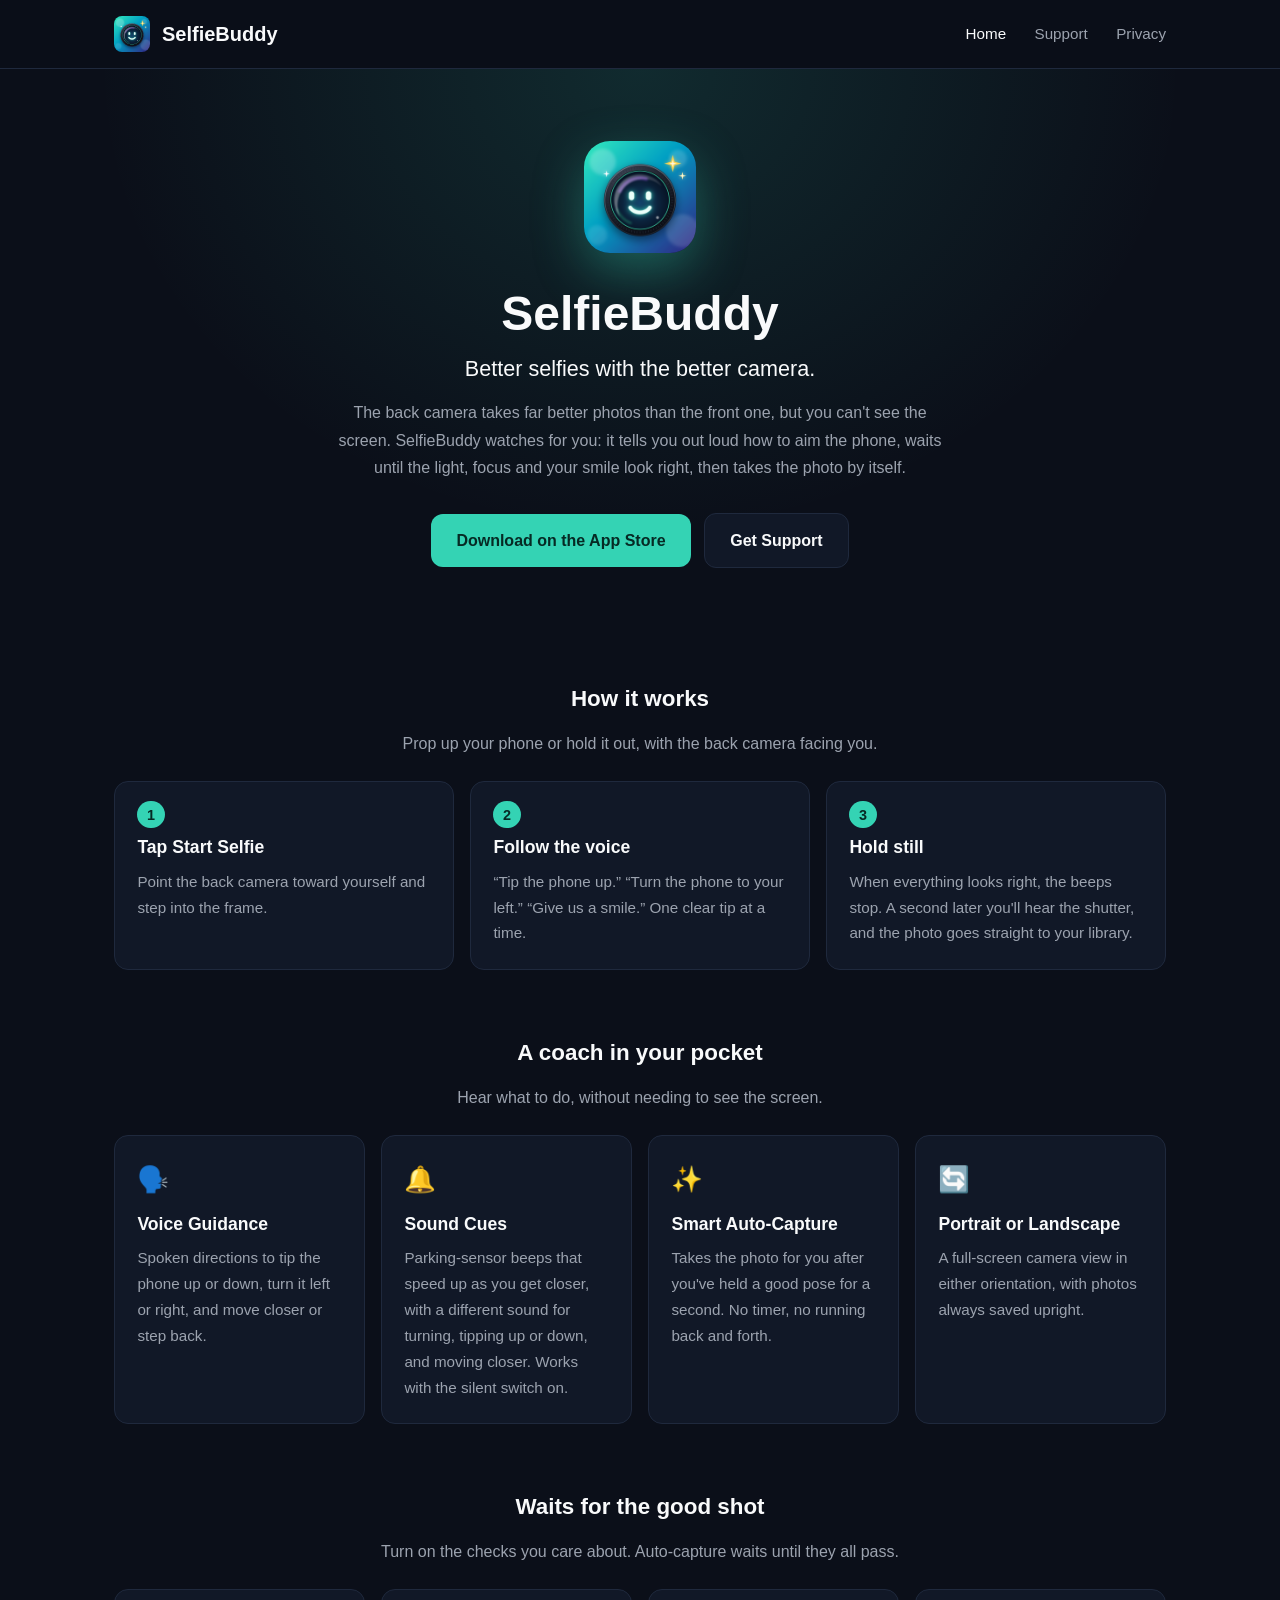
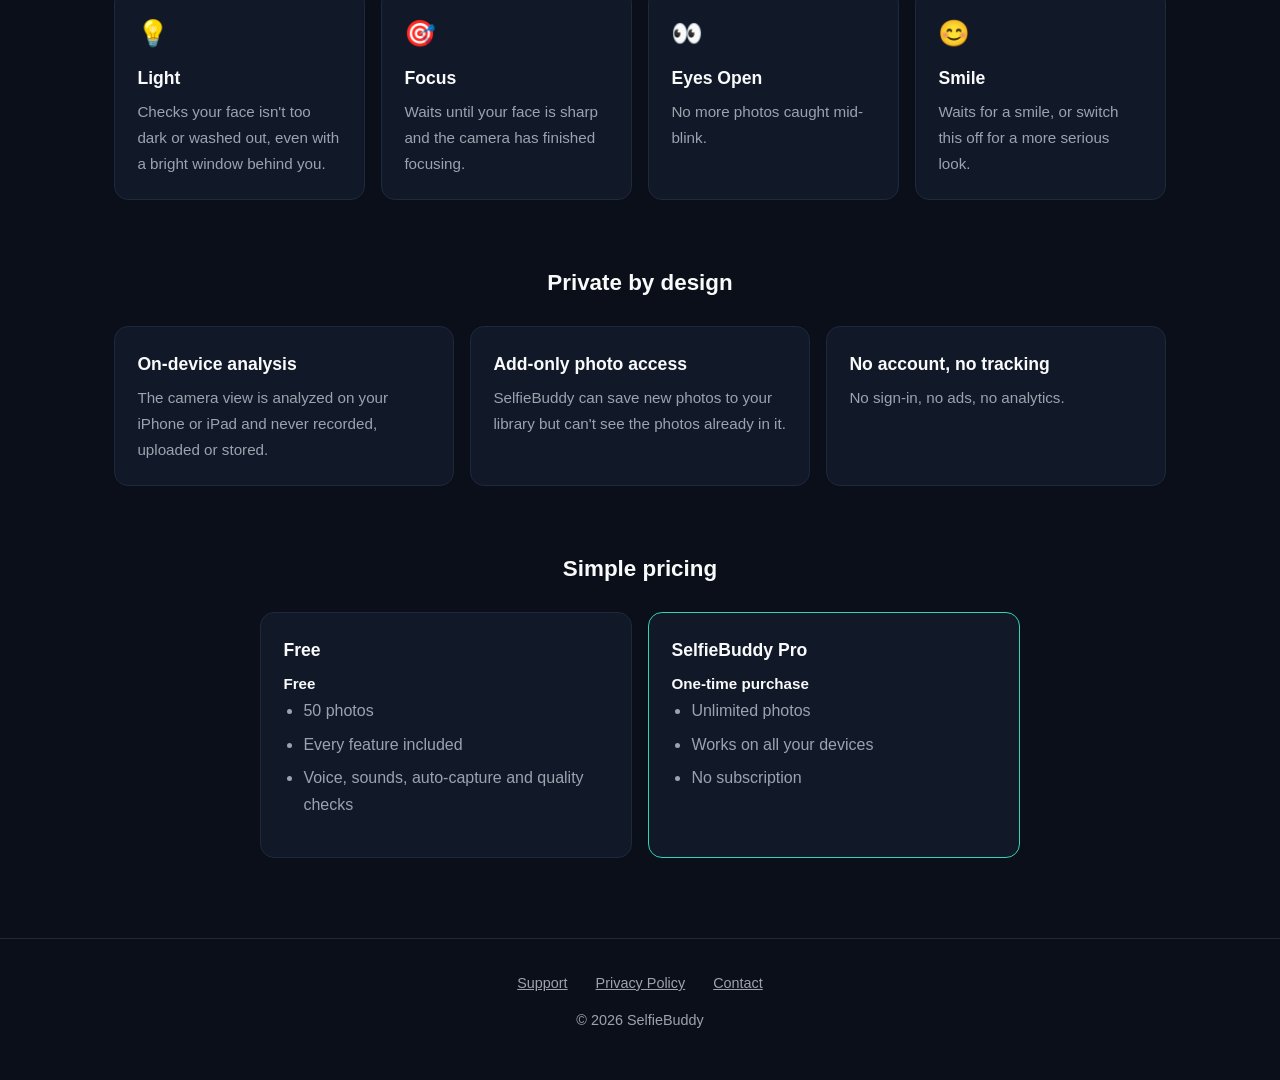
<file: index.html>
<!DOCTYPE html>
<html lang="en">
<head>
    <meta charset="UTF-8">
    <meta name="viewport" content="width=device-width, initial-scale=1.0">
    <title>SelfieBuddy – Your Hands-Free Selfie Coach</title>
    <meta name="description" content="SelfieBuddy coaches you into the perfect shot with the back camera, using voice tips and sounds, then takes the photo automatically. Everything runs privately on your iPhone or iPad.">
    <link rel="icon" type="image/png" href="icon.png">
    <link rel="apple-touch-icon" href="icon.png">
    <link rel="stylesheet" href="style.css">
</head>
<body>

    <header>
        <div class="nav-container">
            <a href="index.html" class="brand">
                <img src="icon.png" alt="SelfieBuddy icon">
                <span>SelfieBuddy</span>
            </a>
            <nav>
                <a href="index.html" class="active">Home</a>
                <a href="support.html">Support</a>
                <a href="privacy.html">Privacy</a>
            </nav>
        </div>
    </header>

    <main>
        <section class="hero">
            <img src="icon.png" alt="SelfieBuddy app icon">
            <h1>SelfieBuddy</h1>
            <p class="tagline">Better selfies with the better camera.</p>
            <p class="lede">The back camera takes far better photos than the front one, but you can't see the screen. SelfieBuddy watches for you: it tells you out loud how to aim the phone, waits until the light, focus and your smile look right, then takes the photo by itself.</p>
            <!-- Replace href with the App Store link once the app is live. -->
            <a class="button" href="https://apps.apple.com" target="_blank" rel="noopener">Download on the App Store</a>
            <a class="button secondary" href="support.html">Get Support</a>
        </section>

        <div class="container wide">
            <h2 class="section-title">How it works</h2>
            <p class="section-sub">Prop up your phone or hold it out, with the back camera facing you.</p>
            <div class="grid steps">
                <div class="card"><h3>Tap Start Selfie</h3><p>Point the back camera toward yourself and step into the frame.</p></div>
                <div class="card"><h3>Follow the voice</h3><p>“Tip the phone up.” “Turn the phone to your left.” “Give us a smile.” One clear tip at a time.</p></div>
                <div class="card"><h3>Hold still</h3><p>When everything looks right, the beeps stop. A second later you'll hear the shutter, and the photo goes straight to your library.</p></div>
            </div>

            <h2 class="section-title">A coach in your pocket</h2>
            <p class="section-sub">Hear what to do, without needing to see the screen.</p>
            <div class="grid">
                <div class="card"><div class="icon">🗣️</div><h3>Voice Guidance</h3><p>Spoken directions to tip the phone up or down, turn it left or right, and move closer or step back.</p></div>
                <div class="card"><div class="icon">🔔</div><h3>Sound Cues</h3><p>Parking-sensor beeps that speed up as you get closer, with a different sound for turning, tipping up or down, and moving closer. Works with the silent switch on.</p></div>
                <div class="card"><div class="icon">✨</div><h3>Smart Auto-Capture</h3><p>Takes the photo for you after you've held a good pose for a second. No timer, no running back and forth.</p></div>
                <div class="card"><div class="icon">🔄</div><h3>Portrait or Landscape</h3><p>A full-screen camera view in either orientation, with photos always saved upright.</p></div>
            </div>

            <h2 class="section-title">Waits for the good shot</h2>
            <p class="section-sub">Turn on the checks you care about. Auto-capture waits until they all pass.</p>
            <div class="grid">
                <div class="card"><div class="icon">💡</div><h3>Light</h3><p>Checks your face isn't too dark or washed out, even with a bright window behind you.</p></div>
                <div class="card"><div class="icon">🎯</div><h3>Focus</h3><p>Waits until your face is sharp and the camera has finished focusing.</p></div>
                <div class="card"><div class="icon">👀</div><h3>Eyes Open</h3><p>No more photos caught mid-blink.</p></div>
                <div class="card"><div class="icon">😊</div><h3>Smile</h3><p>Waits for a smile, or switch this off for a more serious look.</p></div>
            </div>

            <h2 class="section-title">Private by design</h2>
            <div class="grid">
                <div class="card"><h3>On-device analysis</h3><p>The camera view is analyzed on your iPhone or iPad and never recorded, uploaded or stored.</p></div>
                <div class="card"><h3>Add-only photo access</h3><p>SelfieBuddy can save new photos to your library but can't see the photos already in it.</p></div>
                <div class="card"><h3>No account, no tracking</h3><p>No sign-in, no ads, no analytics.</p></div>
            </div>

            <h2 class="section-title">Simple pricing</h2>
            <div class="pricing">
                <div class="card">
                    <h3>Free</h3>
                    <p class="price">Free</p>
                    <ul>
                        <li>50 photos</li>
                        <li>Every feature included</li>
                        <li>Voice, sounds, auto-capture and quality checks</li>
                    </ul>
                </div>
                <div class="card pro">
                    <h3>SelfieBuddy Pro</h3>
                    <p class="price">One-time purchase</p>
                    <ul>
                        <li>Unlimited photos</li>
                        <li>Works on all your devices</li>
                        <li>No subscription</li>
                    </ul>
                </div>
            </div>
        </div>
    </main>

    <footer>
        <a href="support.html">Support</a>
        <a href="privacy.html">Privacy Policy</a>
        <a href="mailto:hx_tang@hotmail.com">Contact</a>
        <p style="margin-top: 0.75rem;">© 2026 SelfieBuddy</p>
    </footer>

</body>
</html>
</file>
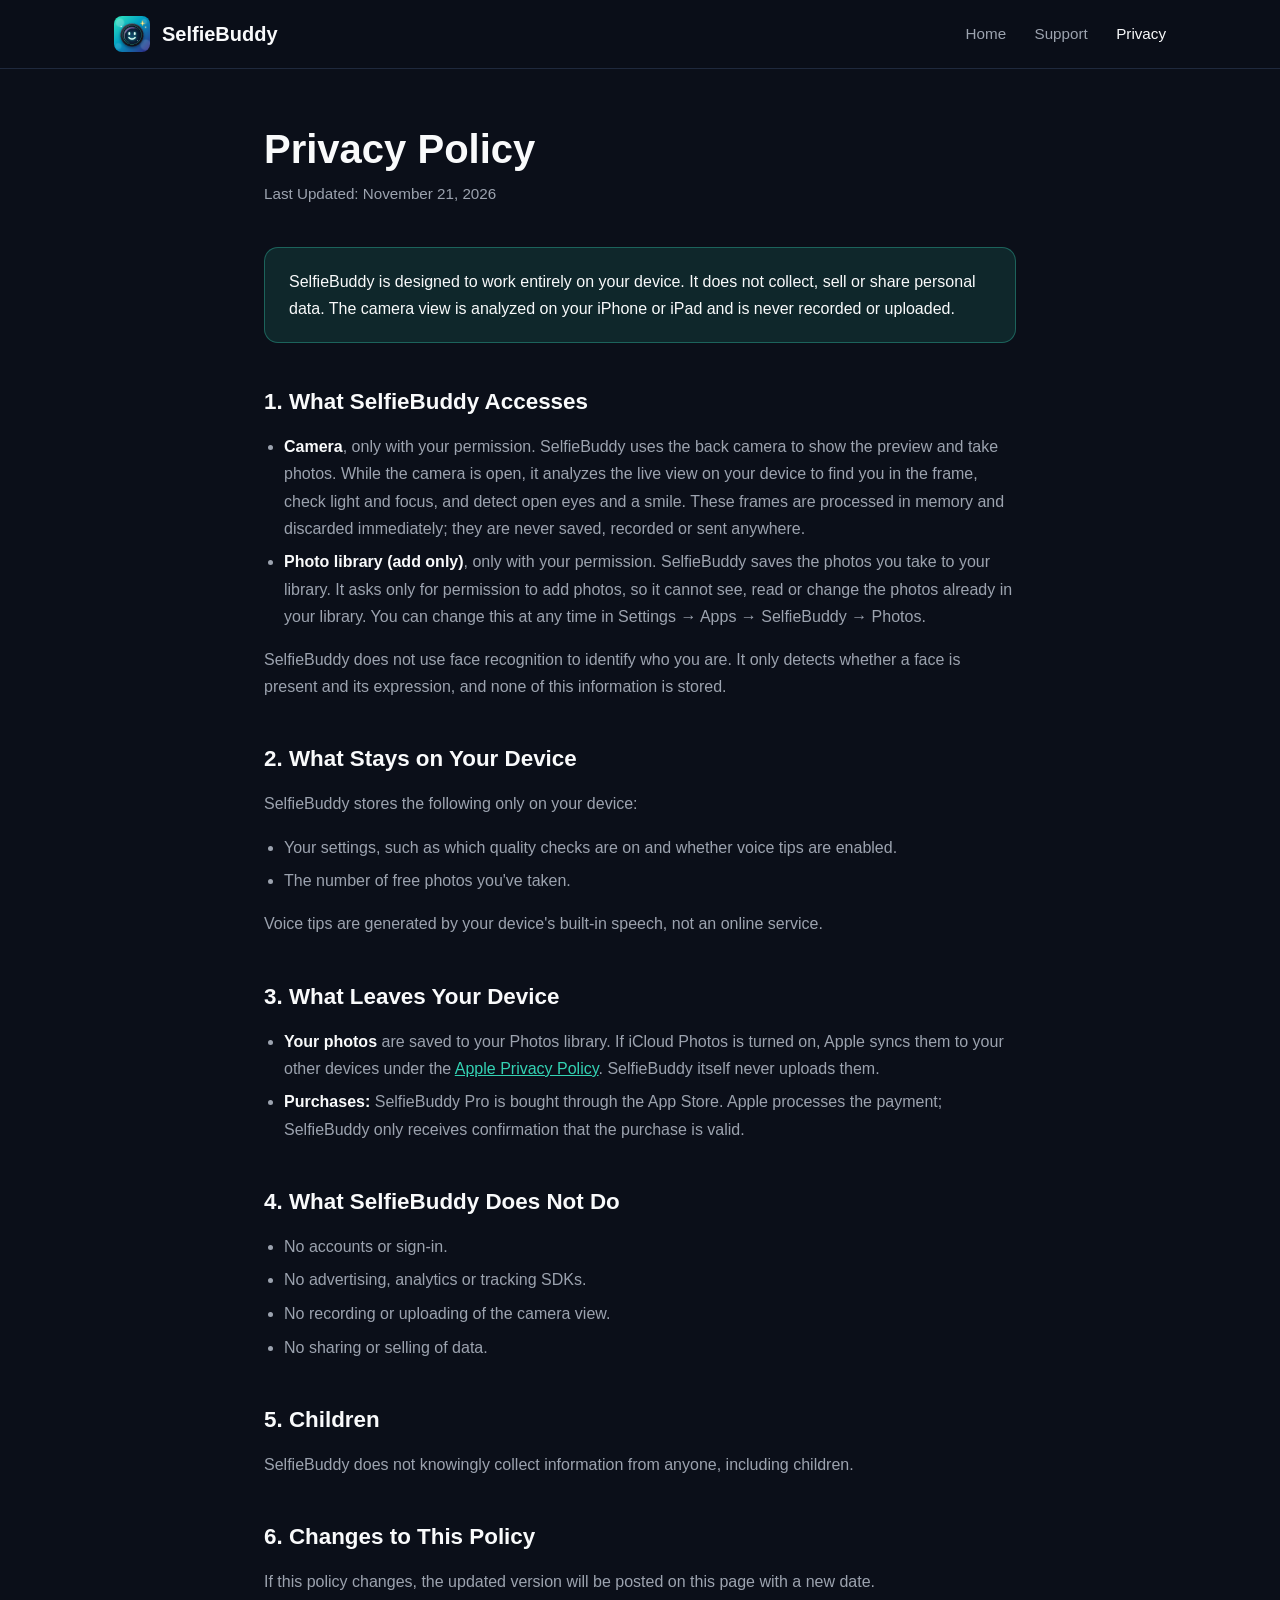
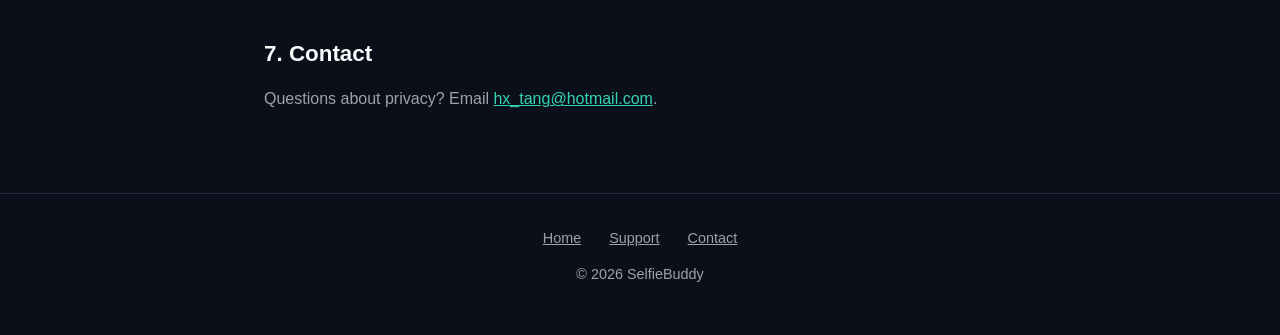
<file: privacy.html>
<!DOCTYPE html>
<html lang="en">
<head>
    <meta charset="UTF-8">
    <meta name="viewport" content="width=device-width, initial-scale=1.0">
    <title>Privacy Policy - SelfieBuddy</title>
    <meta name="description" content="SelfieBuddy Privacy Policy. The camera view is analyzed on your device; no personal data is collected.">
    <link rel="icon" type="image/png" href="icon.png">
    <link rel="stylesheet" href="style.css">
</head>
<body>

    <header>
        <div class="nav-container">
            <a href="index.html" class="brand">
                <img src="icon.png" alt="SelfieBuddy icon">
                <span>SelfieBuddy</span>
            </a>
            <nav>
                <a href="index.html">Home</a>
                <a href="support.html">Support</a>
                <a href="privacy.html" class="active">Privacy</a>
            </nav>
        </div>
    </header>

    <main class="container">
        <h1>Privacy Policy</h1>
        <p class="last-updated">Last Updated: November 21, 2026</p>

        <div class="highlight-card">
            <p>SelfieBuddy is designed to work entirely on your device. It does not collect, sell or share personal data. The camera view is analyzed on your iPhone or iPad and is never recorded or uploaded.</p>
        </div>

        <h2>1. What SelfieBuddy Accesses</h2>
        <ul>
            <li><strong>Camera</strong>, only with your permission. SelfieBuddy uses the back camera to show the preview and take photos. While the camera is open, it analyzes the live view on your device to find you in the frame, check light and focus, and detect open eyes and a smile. These frames are processed in memory and discarded immediately; they are never saved, recorded or sent anywhere.</li>
            <li><strong>Photo library (add only)</strong>, only with your permission. SelfieBuddy saves the photos you take to your library. It asks only for permission to add photos, so it cannot see, read or change the photos already in your library. You can change this at any time in Settings → Apps → SelfieBuddy → Photos.</li>
        </ul>
        <p>SelfieBuddy does not use face recognition to identify who you are. It only detects whether a face is present and its expression, and none of this information is stored.</p>

        <h2>2. What Stays on Your Device</h2>
        <p>SelfieBuddy stores the following only on your device:</p>
        <ul>
            <li>Your settings, such as which quality checks are on and whether voice tips are enabled.</li>
            <li>The number of free photos you've taken.</li>
        </ul>
        <p>Voice tips are generated by your device's built-in speech, not an online service.</p>

        <h2>3. What Leaves Your Device</h2>
        <ul>
            <li><strong>Your photos</strong> are saved to your Photos library. If iCloud Photos is turned on, Apple syncs them to your other devices under the <a href="https://www.apple.com/legal/privacy/" target="_blank" rel="noopener">Apple Privacy Policy</a>. SelfieBuddy itself never uploads them.</li>
            <li><strong>Purchases:</strong> SelfieBuddy Pro is bought through the App Store. Apple processes the payment; SelfieBuddy only receives confirmation that the purchase is valid.</li>
        </ul>

        <h2>4. What SelfieBuddy Does Not Do</h2>
        <ul>
            <li>No accounts or sign-in.</li>
            <li>No advertising, analytics or tracking SDKs.</li>
            <li>No recording or uploading of the camera view.</li>
            <li>No sharing or selling of data.</li>
        </ul>

        <h2>5. Children</h2>
        <p>SelfieBuddy does not knowingly collect information from anyone, including children.</p>

        <h2>6. Changes to This Policy</h2>
        <p>If this policy changes, the updated version will be posted on this page with a new date.</p>

        <h2>7. Contact</h2>
        <p>Questions about privacy? Email <a href="mailto:hx_tang@hotmail.com?subject=SelfieBuddy%20Privacy">hx_tang@hotmail.com</a>.</p>
    </main>

    <footer>
        <a href="index.html">Home</a>
        <a href="support.html">Support</a>
        <a href="mailto:hx_tang@hotmail.com">Contact</a>
        <p style="margin-top: 0.75rem;">© 2026 SelfieBuddy</p>
    </footer>

</body>
</html>
</file>
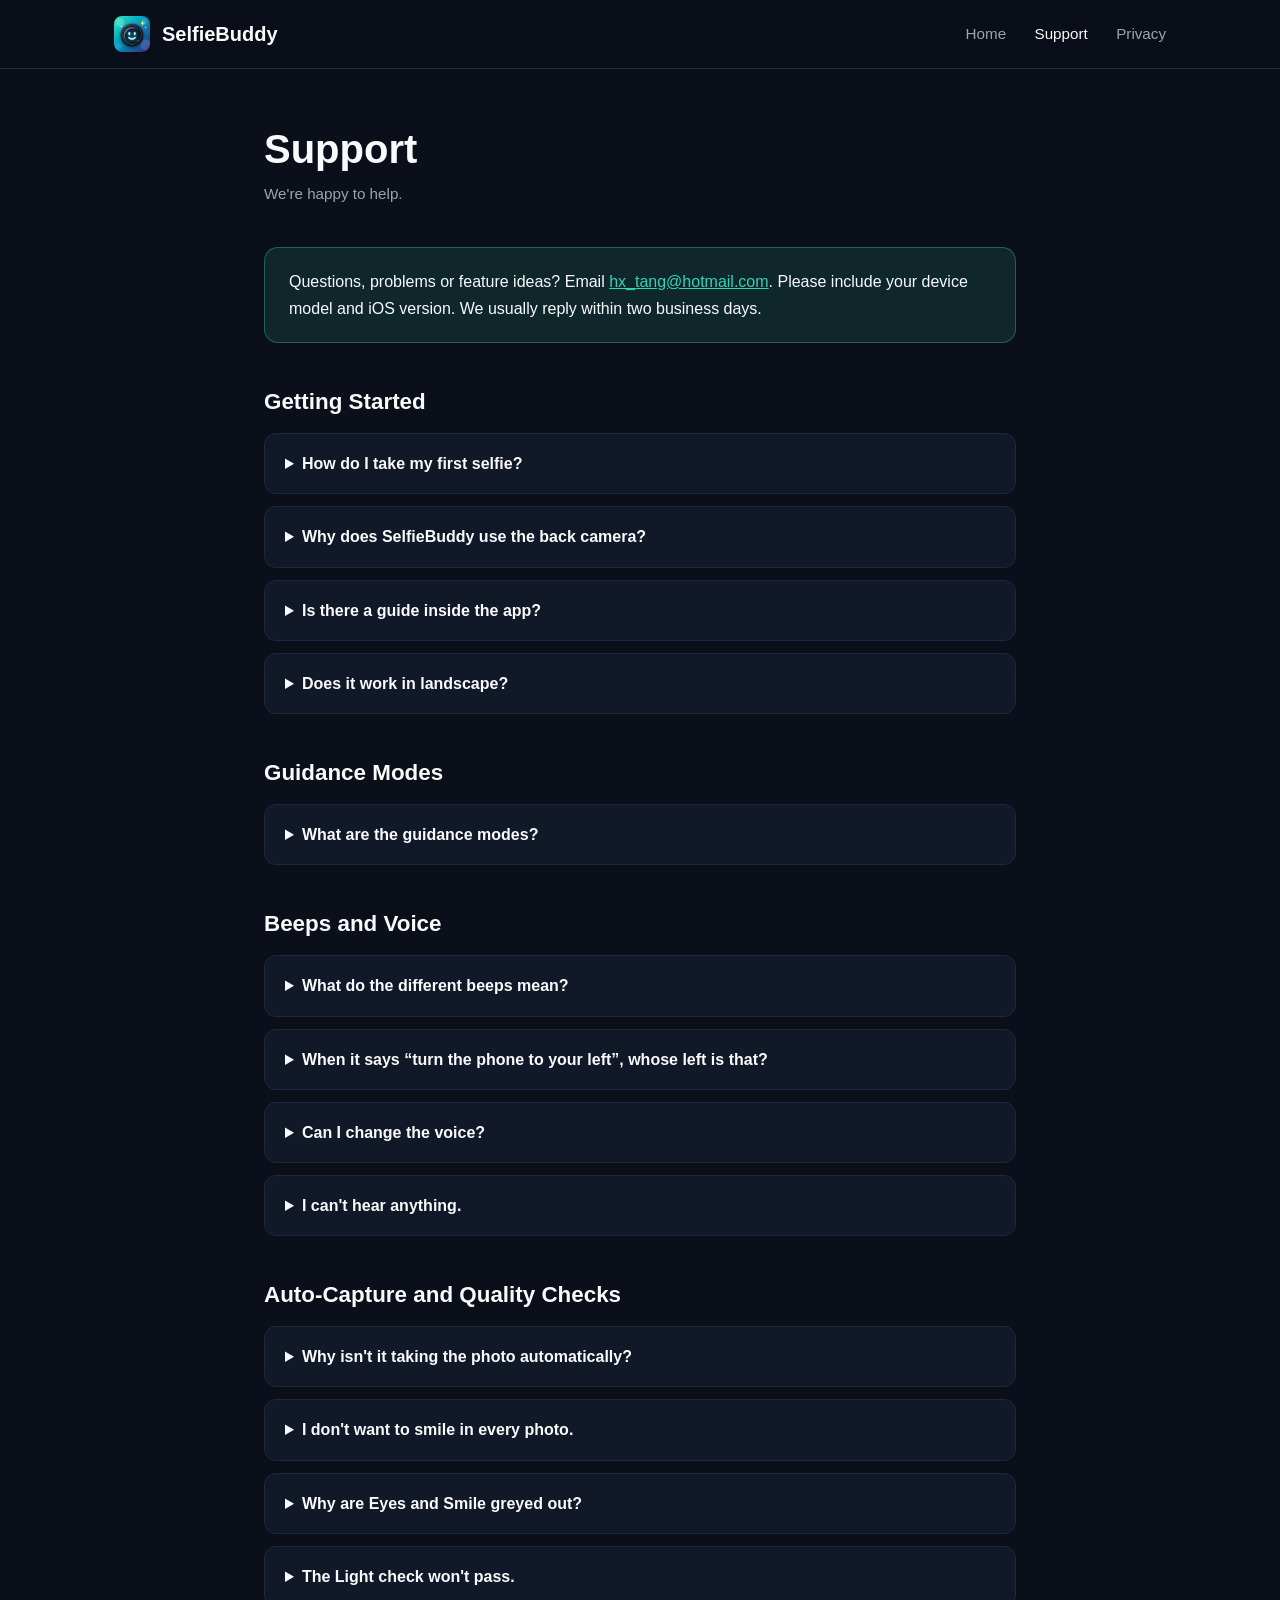
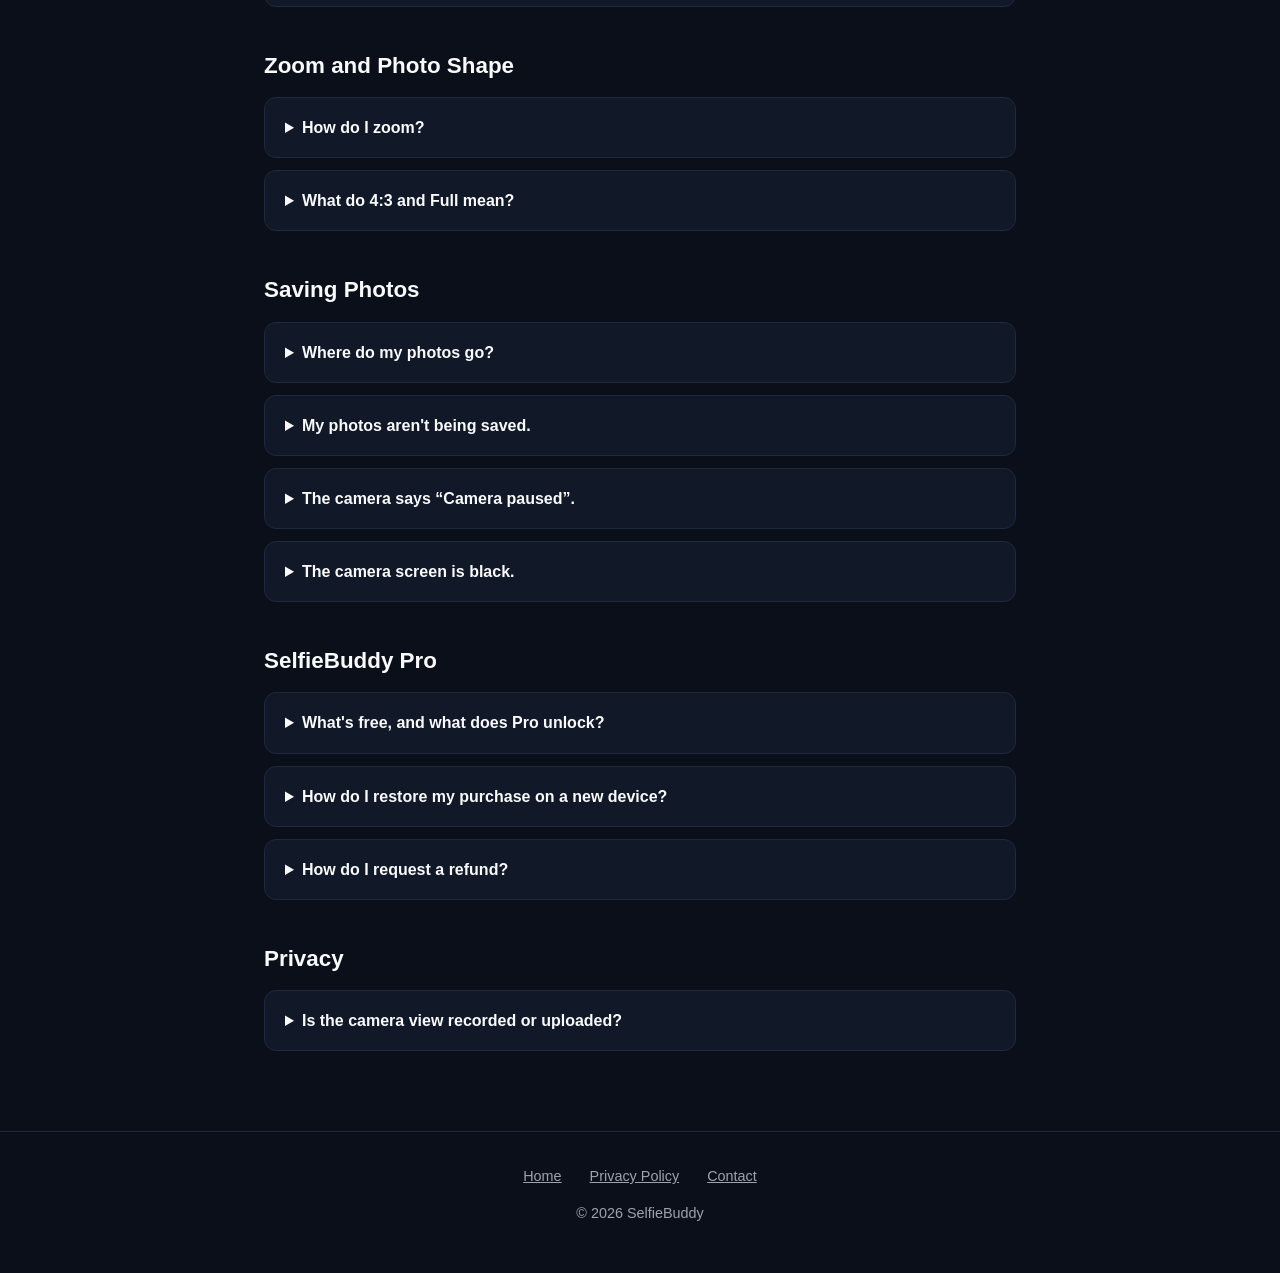
<file: support.html>
<!DOCTYPE html>
<html lang="en">
<head>
    <meta charset="UTF-8">
    <meta name="viewport" content="width=device-width, initial-scale=1.0">
    <title>Support - SelfieBuddy</title>
    <meta name="description" content="Get help with SelfieBuddy: guidance modes, beeps and voice, Auto Pilot, auto-capture, quality checks, zoom, photo shape, saving photos, SelfieBuddy Pro and restoring purchases.">
    <link rel="icon" type="image/png" href="icon.png">
    <link rel="stylesheet" href="style.css">
</head>
<body>

    <header>
        <div class="nav-container">
            <a href="index.html" class="brand">
                <img src="icon.png" alt="SelfieBuddy icon">
                <span>SelfieBuddy</span>
            </a>
            <nav>
                <a href="index.html">Home</a>
                <a href="support.html" class="active">Support</a>
                <a href="privacy.html">Privacy</a>
            </nav>
        </div>
    </header>

    <main class="container">
        <h1>Support</h1>
        <p class="last-updated">We're happy to help.</p>

        <div class="highlight-card">
            <p>Questions, problems or feature ideas? Email <a href="mailto:hx_tang@hotmail.com?subject=SelfieBuddy%20Support">hx_tang@hotmail.com</a>. Please include your device model and iOS version. We usually reply within two business days.</p>
        </div>

        <h2>Getting Started</h2>
        <details>
            <summary>How do I take my first selfie?</summary>
            <ol>
                <li>Prop your phone up or hold it out with the <strong>back camera facing you</strong>.</li>
                <li>Tap the <strong>Start</strong> button. It shows your guidance mode, for example <strong>Start Voice &amp; Beep Guide</strong>.</li>
                <li>Follow the voice tips and beeps, or the tip on screen.</li>
                <li>When you're in position, hold still. About a second later the photo is taken with a shutter sound and saved to your Photos library.</li>
            </ol>
            <p>Each Start takes one photo. You can also tap the round shutter button at any time to take a photo yourself.</p>
        </details>
        <details>
            <summary>Why does SelfieBuddy use the back camera?</summary>
            <p>The back camera has a better sensor and lens than the front camera, so your selfies come out sharper and cleaner. SelfieBuddy's voice and sound cues stand in for the screen you can't see.</p>
        </details>
        <details>
            <summary>Is there a guide inside the app?</summary>
            <p>Yes. Tap the <strong>gear</strong> button on the camera screen, then <strong>How to Use</strong>.</p>
        </details>
        <details>
            <summary>Does it work in landscape?</summary>
            <p>Yes. Turn your phone sideways and the camera view and controls rearrange to fill the screen. Photos are always saved the right way up.</p>
        </details>

        <h2>Guidance Modes</h2>
        <details>
            <summary>What are the guidance modes?</summary>
            <p>Use the <strong>speaker</strong> button (beeps) and the <strong>voice</strong> button at the bottom left of the camera screen, or Settings → Guidance:</p>
            <ul>
                <li><strong>Voice &amp; Beep Guide</strong> (both on): spoken tips plus beeps. Beeps pause while the voice is talking.</li>
                <li><strong>Voice Guide</strong> (voice only): spoken tips only.</li>
                <li><strong>Beep Guide</strong> (beeps only): beeps only, no talking.</li>
                <li><strong>Auto Pilot</strong> (both off): no beeps or voice. Tap <strong>Start Auto Pilot</strong> and SelfieBuddy quietly takes one photo, with a shutter sound, as soon as you're in position.</li>
            </ul>
            <p>The current mode is shown on the Start button and under the SelfieBuddy title.</p>
        </details>

        <h2>Beeps and Voice</h2>
        <details>
            <summary>What do the different beeps mean?</summary>
            <ul>
                <li><strong>One beep a second:</strong> looking for you. Point the camera toward yourself.</li>
                <li><strong>Beeps speeding up:</strong> you're getting closer to a good position, like a parking sensor.</li>
                <li><strong>Plain beeps:</strong> turn the phone left or right. With headphones, they come from the side to turn toward.</li>
                <li><strong>Rising “bwoop”:</strong> tip the phone up.</li>
                <li><strong>Falling “bwoop”:</strong> tip the phone down.</li>
                <li><strong>Double “bip-bip”:</strong> move closer or take a step back.</li>
                <li><strong>Very fast beeps:</strong> you're in position; it's waiting for the light, focus, eyes or smile check.</li>
                <li><strong>Silence:</strong> everything's right. Hold still.</li>
                <li><strong>Click-clack:</strong> photo taken.</li>
            </ul>
        </details>
        <details>
            <summary>When it says “turn the phone to your left”, whose left is that?</summary>
            <p>Yours, as you stand facing the back camera. If a friend is holding the phone from behind, left and right are reversed for them.</p>
        </details>
        <details>
            <summary>Can I change the voice?</summary>
            <p>Yes. Open Settings in SelfieBuddy (the gear button), then <strong>Voice</strong>, and tap a voice to hear a sample. <strong>Automatic</strong> picks the best voice installed on your iPhone. For the most natural sound, download a <strong>Premium</strong> or <strong>Enhanced</strong> voice in the iPhone's Settings → Accessibility → Spoken Content → Voices → English; it then appears in the list.</p>
        </details>
        <details>
            <summary>I can't hear anything.</summary>
            <ul>
                <li>Check that the speaker (beeps) or voice button is on. With both off, SelfieBuddy is in Auto Pilot and only plays the shutter sound.</li>
                <li>Sounds only play after you tap Start, and stop once your photo is taken or when you tap Stop.</li>
                <li>Turn up the volume. SelfieBuddy plays its cues even with the silent switch on. With Bluetooth headphones connected, the sound plays through them.</li>
            </ul>
        </details>

        <h2>Auto-Capture and Quality Checks</h2>
        <details>
            <summary>Why isn't it taking the photo automatically?</summary>
            <ul>
                <li>Make sure you've tapped <strong>Start</strong>. The button then changes to <strong>Stop</strong>.</li>
                <li>Look at the tip on screen. It shows what still needs fixing.</li>
                <li>Check the <strong>Wait for</strong> chips (Light, Focus, Eyes, Smile). Auto-capture waits until every check that's switched on passes. Tap a chip to turn it off.</li>
                <li>Hold the pose for about a second once you're in position.</li>
            </ul>
        </details>
        <details>
            <summary>I don't want to smile in every photo.</summary>
            <p>Tap the <strong>Smile</strong> chip to turn that check off. Your choices are remembered.</p>
        </details>
        <details>
            <summary>Why are Eyes and Smile greyed out?</summary>
            <p>At <strong>.5×</strong> (ultra-wide) zoom your face is too small to read reliably, so those two checks pause. They come back when you zoom to 1× or more.</p>
        </details>
        <details>
            <summary>The Light check won't pass.</summary>
            <p>Face toward a window or lamp so the light falls on your face, and avoid standing with a bright light directly behind you. You can also tap the <strong>light</strong> button to turn on the flashlight.</p>
        </details>

        <h2>Zoom and Photo Shape</h2>
        <details>
            <summary>How do I zoom?</summary>
            <p>Tap <strong>.5</strong>, <strong>1×</strong>, <strong>2</strong> or your phone's telephoto zoom (for example <strong>5</strong>) above the shutter button. The buttons available depend on your iPhone's cameras. Your choice is remembered.</p>
        </details>
        <details>
            <summary>What do 4:3 and Full mean?</summary>
            <p>Tap the shape button next to the zoom buttons. <strong>4:3</strong> keeps the camera's whole image. <strong>Full</strong> matches your iPhone's screen and is cropped from the centre. The area outside your photo is dimmed, and the framing tips use the shape you chose. Your choice is remembered.</p>
        </details>

        <h2>Saving Photos</h2>
        <details>
            <summary>Where do my photos go?</summary>
            <p>Every photo is saved straight to your Photos library in full quality, keeping its date and location. The thumbnail in the corner of the camera screen shows your latest one.</p>
        </details>
        <details>
            <summary>My photos aren't being saved.</summary>
            <p>SelfieBuddy needs permission to add photos. Go to Settings → Apps → SelfieBuddy → Photos and choose <strong>Add Photos Only</strong> or <strong>Full Access</strong>.</p>
        </details>
        <details>
            <summary>The camera says “Camera paused”.</summary>
            <p>Another app is using the camera, SelfieBuddy is sharing the screen with another app, or your iPhone is too warm. The camera resumes by itself once that's resolved.</p>
        </details>
        <details>
            <summary>The camera screen is black.</summary>
            <p>Go to Settings → Apps → SelfieBuddy and turn on <strong>Camera</strong>. Also make sure no other app is using the camera.</p>
        </details>

        <h2>SelfieBuddy Pro</h2>
        <details>
            <summary>What's free, and what does Pro unlock?</summary>
            <p>The free version includes every feature for your first 50 photos. The badge at the top of the camera screen shows how many free photos you have left. Pro is a one-time purchase that removes the limit. There is no subscription.</p>
        </details>
        <details>
            <summary>How do I restore my purchase on a new device?</summary>
            <p>Make sure you're signed in with the Apple Account you bought Pro with. In SelfieBuddy, tap the gear button for Settings (or the badge at the top of the camera screen), then tap <strong>Restore Purchases</strong>.</p>
        </details>
        <details>
            <summary>How do I request a refund?</summary>
            <p>Purchases are handled by Apple. Request a refund at <a href="https://reportaproblem.apple.com" target="_blank" rel="noopener">reportaproblem.apple.com</a>.</p>
        </details>

        <h2>Privacy</h2>
        <details>
            <summary>Is the camera view recorded or uploaded?</summary>
            <p>No. The live camera view is analyzed on your device and immediately discarded. Only the photos you take are saved, and only to your own library. See the <a href="privacy.html">Privacy Policy</a> for details.</p>
        </details>
    </main>

    <footer>
        <a href="index.html">Home</a>
        <a href="privacy.html">Privacy Policy</a>
        <a href="mailto:hx_tang@hotmail.com">Contact</a>
        <p style="margin-top: 0.75rem;">© 2026 SelfieBuddy</p>
    </footer>

</body>
</html>
</file>
<file: style.css>
:root {
    --bg: #0b0f19;
    --surface: #111827;
    --surface-border: #1f293d;
    --text-primary: #f9fafb;
    --text-secondary: #9ca3af;
    --accent: #34d3b4;
    --accent-ink: #062a24;
    --accent-soft: rgba(52, 211, 180, 0.12);
}
* { box-sizing: border-box; margin: 0; padding: 0; }
body {
    font-family: -apple-system, BlinkMacSystemFont, "Segoe UI", Roboto, Helvetica, Arial, sans-serif;
    background-color: var(--bg);
    color: var(--text-primary);
    line-height: 1.7;
}
a { color: var(--accent); }
header {
    border-bottom: 1px solid var(--surface-border);
    position: sticky;
    top: 0;
    background: rgba(11, 15, 25, 0.85);
    backdrop-filter: blur(12px);
    -webkit-backdrop-filter: blur(12px);
    z-index: 100;
}
.nav-container {
    max-width: 1100px;
    margin: 0 auto;
    display: flex;
    align-items: center;
    justify-content: space-between;
    padding: 1rem 1.5rem;
}
.brand {
    display: flex;
    align-items: center;
    gap: 0.75rem;
    text-decoration: none;
    color: var(--text-primary);
    font-weight: 700;
    font-size: 1.25rem;
}
.brand img { width: 36px; height: 36px; border-radius: 8px; }
nav a {
    color: var(--text-secondary);
    text-decoration: none;
    margin-left: 1.5rem;
    font-size: 0.95rem;
    transition: color 0.2s;
}
nav a:hover, nav a.active { color: var(--text-primary); }

.container { max-width: 800px; margin: 3.5rem auto 5rem; padding: 0 1.5rem; }
.wide { max-width: 1100px; }
h1 { font-size: 2.5rem; font-weight: 800; margin-bottom: 0.5rem; line-height: 1.2; }
h2 { font-size: 1.4rem; font-weight: 700; margin: 2.5rem 0 0.75rem; }
h3 { font-size: 1.1rem; font-weight: 600; margin-bottom: 0.35rem; }
p, li { color: var(--text-secondary); }
p { margin-bottom: 1rem; }
ul, ol { margin: 0 0 1rem 1.25rem; }
li { margin-bottom: 0.4rem; }
strong { color: var(--text-primary); }
.last-updated { color: var(--text-secondary); font-size: 0.95rem; margin-bottom: 2.5rem; }
.highlight-card {
    background: var(--accent-soft);
    border: 1px solid rgba(52, 211, 180, 0.35);
    border-radius: 14px;
    padding: 1.25rem 1.5rem;
    margin-bottom: 2rem;
}
.highlight-card p { color: var(--text-primary); margin: 0; }

/* Home page */
.hero {
    text-align: center;
    padding: 4.5rem 1.5rem 3rem;
    background: radial-gradient(ellipse at top, rgba(52, 211, 180, 0.14), transparent 60%);
}
.hero img { width: 112px; height: 112px; border-radius: 26px; box-shadow: 0 18px 50px rgba(52, 211, 180, 0.35); }
.hero h1 { font-size: 3rem; margin-top: 1.5rem; }
.hero .tagline { font-size: 1.35rem; color: var(--text-primary); margin: 0.5rem 0 0.75rem; }
.hero .lede { max-width: 620px; margin: 0 auto 2rem; }
.button {
    display: inline-block;
    background: var(--accent);
    color: var(--accent-ink);
    text-decoration: none;
    font-weight: 700;
    padding: 0.8rem 1.6rem;
    border-radius: 12px;
}
.button.secondary { background: var(--surface); border: 1px solid var(--surface-border); color: var(--text-primary); margin-left: 0.5rem; }
.grid { display: grid; grid-template-columns: repeat(auto-fit, minmax(240px, 1fr)); gap: 1rem; margin-top: 1.5rem; }
.card {
    background: var(--surface);
    border: 1px solid var(--surface-border);
    border-radius: 14px;
    padding: 1.4rem;
}
.card .icon { font-size: 1.6rem; margin-bottom: 0.5rem; }
.card p { margin: 0; font-size: 0.95rem; }
.section-title { text-align: center; margin-top: 4rem; }
.section-sub { text-align: center; max-width: 620px; margin: 0 auto; }
.steps { counter-reset: step; }
.steps .card { position: relative; padding-top: 3.2rem; }
.steps .card::before {
    counter-increment: step;
    content: counter(step);
    position: absolute;
    top: 1.2rem;
    left: 1.4rem;
    width: 1.7rem;
    height: 1.7rem;
    border-radius: 50%;
    background: var(--accent);
    color: var(--accent-ink);
    font-weight: 800;
    font-size: 0.9rem;
    display: flex;
    align-items: center;
    justify-content: center;
}
.pricing { display: grid; grid-template-columns: repeat(auto-fit, minmax(260px, 1fr)); gap: 1rem; max-width: 760px; margin: 1.5rem auto 0; }
.pricing .card.pro { border-color: var(--accent); }
.price { font-size: 1.6rem; font-weight: 800; color: var(--text-primary); margin: 0.25rem 0 0.75rem; }

/* Support page */
details {
    background: var(--surface);
    border: 1px solid var(--surface-border);
    border-radius: 12px;
    padding: 1rem 1.25rem;
    margin-bottom: 0.75rem;
}
summary { cursor: pointer; font-weight: 600; color: var(--text-primary); }
details p, details ul, details ol { margin-top: 0.75rem; }

footer {
    border-top: 1px solid var(--surface-border);
    text-align: center;
    padding: 2rem 1.5rem;
    color: var(--text-secondary);
    font-size: 0.9rem;
}
footer a { color: var(--text-secondary); margin: 0 0.75rem; }

@media (max-width: 600px) {
    nav a { margin-left: 1rem; }
    .brand span { display: none; }
    .hero h1 { font-size: 2.3rem; }
    .button.secondary { margin: 0.75rem 0 0; }
}
</file>
